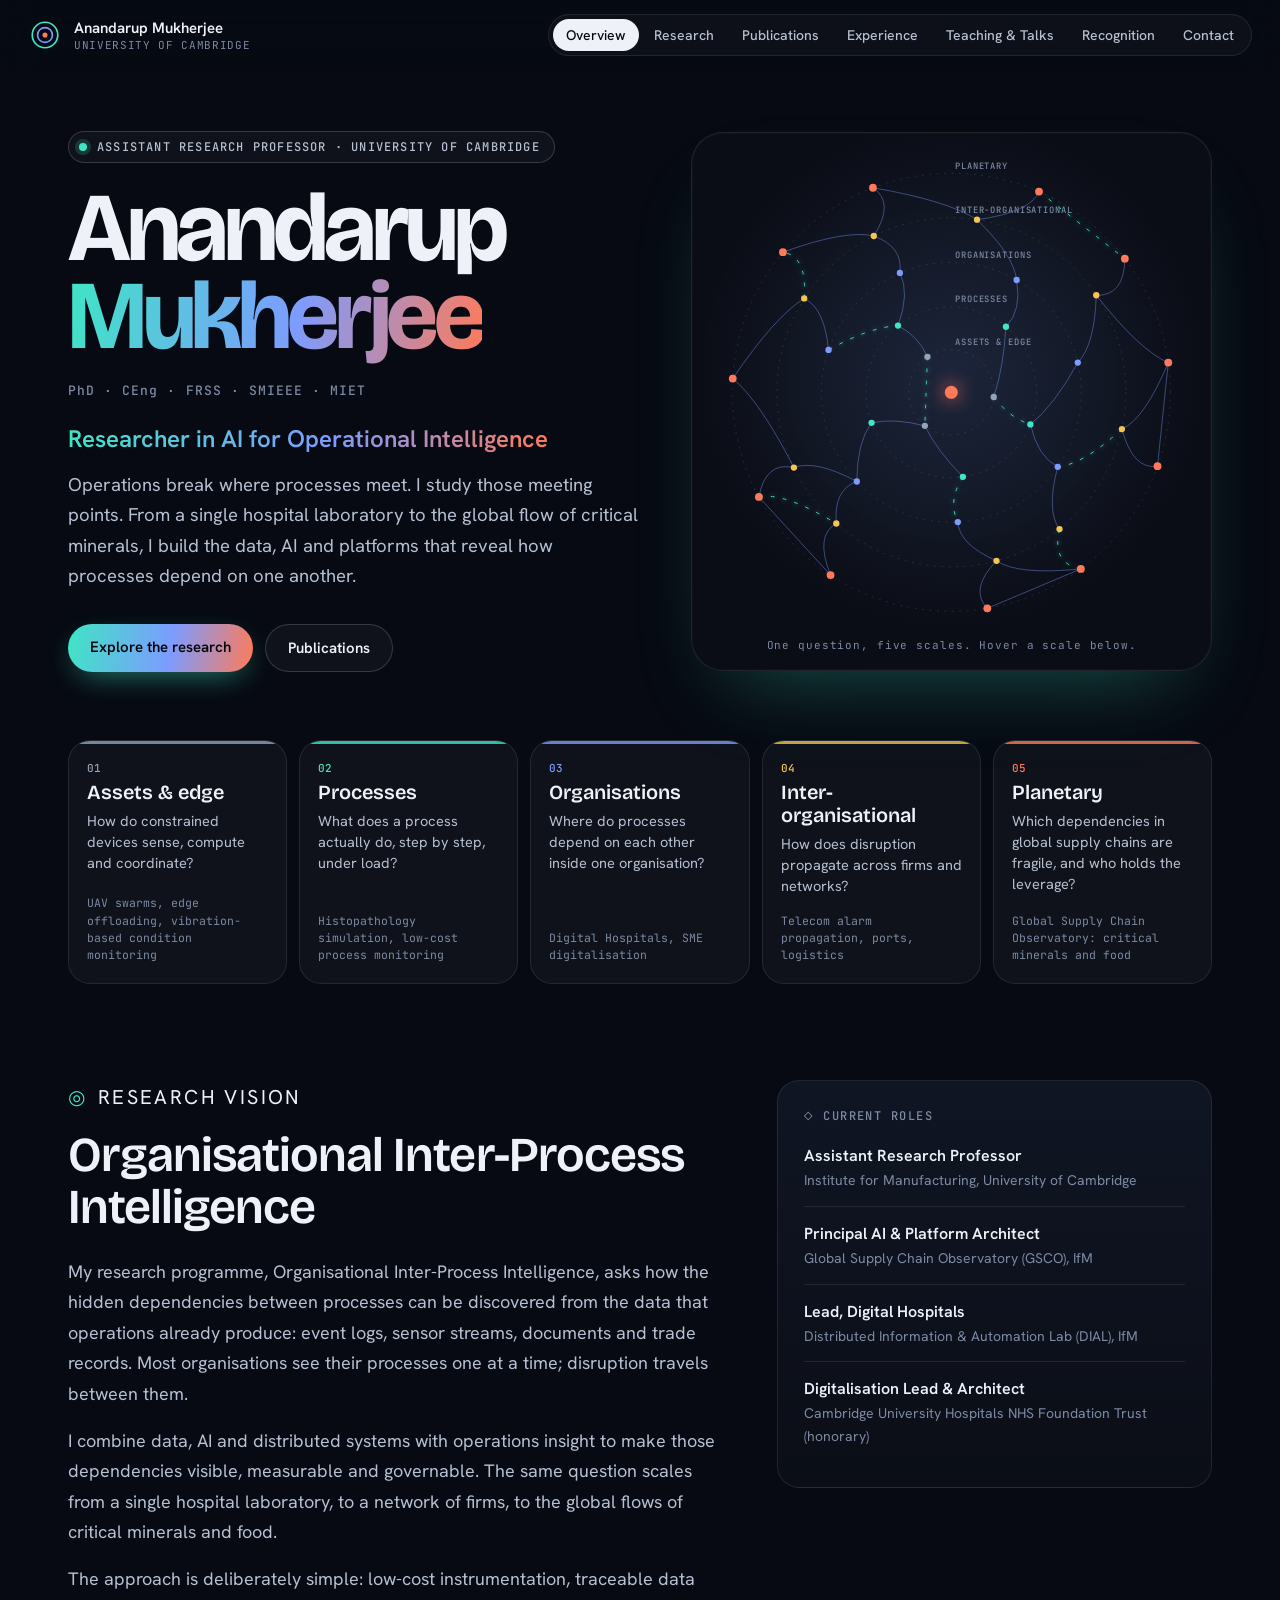
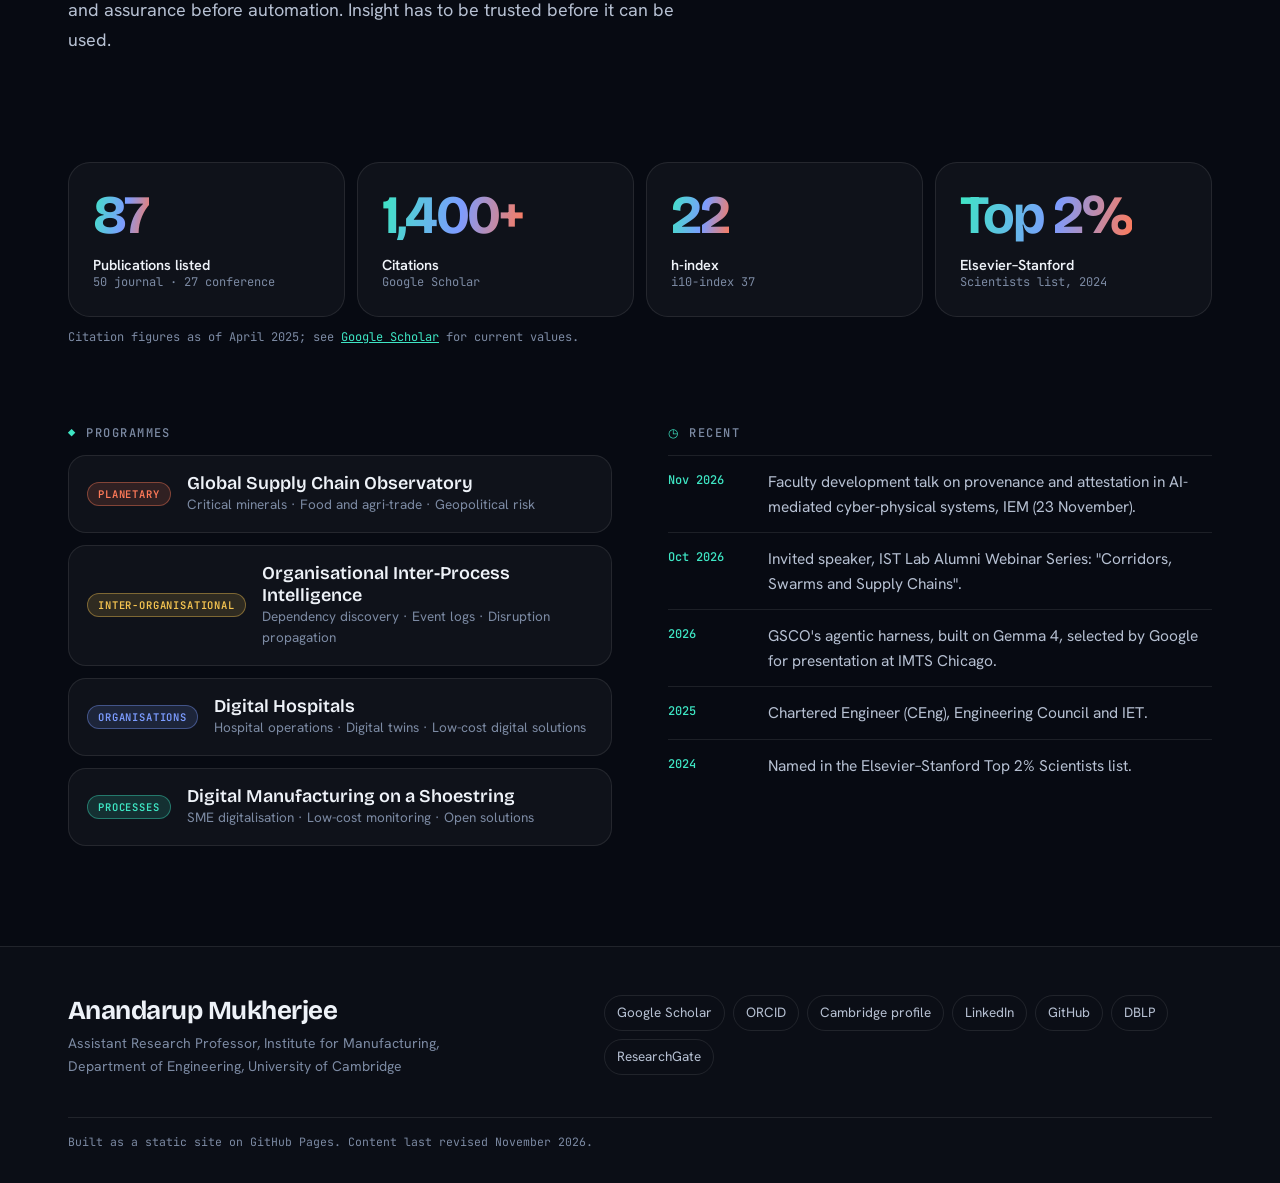
<file: index.html>
<!DOCTYPE html>
<html lang="en-GB">
<head>
<meta charset="utf-8">
<meta name="theme-color" content="#070a12">
<meta name="viewport" content="width=device-width, initial-scale=1">
<title>Anandarup Mukherjee · AI for Operational Intelligence · University of Cambridge</title>
<meta name="description" content="Anandarup Mukherjee, Assistant Research Professor at the Institute for Manufacturing, University of Cambridge. Research in AI for operational intelligence: discovering hidden dependencies between processes, from hospitals to global supply chains.">
<meta property="og:title" content="Anandarup Mukherjee · University of Cambridge">
<meta property="og:description" content="Researcher in AI for Operational Intelligence. Organisational Inter-Process Intelligence, Digital Hospitals, Global Supply Chain Observatory.">
<link rel="preconnect" href="https://fonts.googleapis.com">
<link rel="preconnect" href="https://fonts.gstatic.com" crossorigin>
<link href="https://fonts.googleapis.com/css2?family=Bricolage+Grotesque:opsz,wght@12..96,300..800&family=Hanken+Grotesk:wght@400;500;600;700&family=JetBrains+Mono:wght@400;500&display=swap" rel="stylesheet">
<link rel="stylesheet" href="assets/site.css">
<link rel="icon" href="data:image/svg+xml,%3Csvg xmlns='http://www.w3.org/2000/svg' viewBox='0 0 32 32'%3E%3Crect width='32' height='32' rx='6' fill='%23070a12'/%3E%3Ccircle cx='16' cy='16' r='9' fill='none' stroke='%233ee6c4' stroke-width='2'/%3E%3Ccircle cx='16' cy='16' r='3' fill='%23ff7a59'/%3E%3C/svg%3E">
</head>
<body>
<div class="aurora" aria-hidden="true"><i></i><i></i><i></i></div>
<a class="skip" href="#main">Skip to content</a>

<header class="topbar" id="topbar">
  <a class="brand" href="#home" aria-label="Home">
    <span class="mark" aria-hidden="true"><svg viewBox="0 0 32 32"><circle cx="16" cy="16" r="12"/><circle cx="16" cy="16" r="7"/><circle cx="16" cy="16" r="2.4" class="dot"/></svg></span>
    <span class="brand-text"><b>Anandarup Mukherjee</b><small>University of Cambridge</small></span>
  </a>
  <button class="menu-btn" id="menuBtn" aria-expanded="false" aria-controls="nav">Menu</button>
  <nav id="nav" aria-label="Sections"></nav>
</header>

<main id="main"></main>

<footer class="footer">
  <div class="wrap footer-grid">
    <div>
      <p class="f-name">Anandarup Mukherjee</p>
      <p class="f-sub" id="fAff"></p>
    </div>
    <div class="f-links" id="fLinks"></div>
    <p class="f-small">Built as a static site on GitHub Pages. Content last revised November 2026.</p>
  </div>
</footer>

<script src="assets/content.js"></script>
<script src="assets/publications.js"></script>
<script src="assets/app.js"></script>
</body>
</html>
</file>
<file: assets/site.css>
/* Operational Intelligence · night mode with signal colours. */
:root{
  --bg:#070a12; --bg-2:#0c1120; --bg-3:#121a2e;
  --card:rgba(255,255,255,.035); --card-h:rgba(255,255,255,.06);
  --line:rgba(255,255,255,.09); --line-2:rgba(255,255,255,.16);
  --ink:#eef2f8; --ink-2:#b6c0d2; --muted:#7c8aa3;
  --mint:#3ee6c4; --blue:#7c9cff; --coral:#ff7a59; --sun:#f5c451;
  --grad:linear-gradient(100deg,var(--mint) 0%,var(--blue) 55%,var(--coral) 100%);
  --s-asset:#94a3b8; --s-process:#3ee6c4; --s-org:#7c9cff; --s-inter:#f5c451; --s-planet:#ff7a59;
  --display:"Bricolage Grotesque", system-ui, sans-serif; --sans:"Hanken Grotesk", system-ui, sans-serif; --mono:"JetBrains Mono", ui-monospace, monospace;
  --w:1200px; --r:22px;
}
*{box-sizing:border-box}
html{scroll-behavior:smooth;-webkit-text-size-adjust:100%;background:var(--bg)}
body{margin:0;background:var(--bg);color:var(--ink);font:400 17px/1.62 var(--sans);position:relative;overflow-x:hidden}
body::before{content:"";position:fixed;inset:0;z-index:-1;pointer-events:none;
  background-image:linear-gradient(var(--line) 1px,transparent 1px),linear-gradient(90deg,var(--line) 1px,transparent 1px);
  background-size:64px 64px;mask-image:radial-gradient(ellipse 80% 60% at 50% 0%,#000 30%,transparent 80%);-webkit-mask-image:radial-gradient(ellipse 80% 60% at 50% 0%,#000 30%,transparent 80%);opacity:.5}
.aurora{position:fixed;inset:0;z-index:-2;pointer-events:none;overflow:hidden}
.aurora i{position:absolute;border-radius:50%;filter:blur(90px);opacity:.33;animation:drift 22s ease-in-out infinite alternate}
.aurora i:nth-child(1){width:46vw;height:46vw;left:-12vw;top:-14vw;background:var(--mint)}
.aurora i:nth-child(2){width:40vw;height:40vw;right:-10vw;top:-6vw;background:var(--blue);animation-delay:-7s}
.aurora i:nth-child(3){width:34vw;height:34vw;left:35vw;top:30vh;background:var(--coral);opacity:.16;animation-delay:-13s}
@keyframes drift{to{transform:translate(6vw,4vh) scale(1.12)}}
a{color:inherit}
::selection{background:var(--mint);color:var(--bg)}
.skip{position:absolute;left:-999px}.skip:focus{left:12px;top:12px;z-index:99;background:var(--mint);color:var(--bg);padding:8px 12px}
.wrap{max-width:var(--w);margin:0 auto;padding:0 28px}
em{font-style:normal;background:var(--grad);-webkit-background-clip:text;background-clip:text;color:transparent}

/* top bar */
.topbar{position:sticky;top:0;z-index:20;display:flex;align-items:center;gap:24px;padding:14px 28px;
  background:rgba(7,10,18,.6);backdrop-filter:blur(16px) saturate(1.4);-webkit-backdrop-filter:blur(16px) saturate(1.4);border-bottom:1px solid transparent;transition:border-color .2s}
.topbar.scrolled{border-bottom-color:var(--line)}
.brand{display:flex;align-items:center;gap:12px;text-decoration:none;margin-right:auto}
.mark svg{width:34px;height:34px;display:block}
.mark circle{fill:none;stroke:var(--mint);stroke-width:1.6}.mark circle:nth-child(2){stroke:var(--blue)}.mark .dot{fill:var(--coral);stroke:none}
.brand-text{display:flex;flex-direction:column;line-height:1.15}
.brand-text b{font:600 15px var(--sans)}
.brand-text small{font:400 11px var(--mono);color:var(--muted);letter-spacing:.06em;text-transform:uppercase}
#nav{display:flex;gap:2px;padding:4px;border:1px solid var(--line);border-radius:999px;background:rgba(255,255,255,.03)}
#nav a{font:500 14px var(--sans);text-decoration:none;padding:7px 13px;border-radius:999px;color:var(--ink-2);transition:background .15s,color .15s}
#nav a .n{display:none}
#nav a:hover{color:var(--ink);background:var(--card-h)}
#nav a.on{background:var(--ink);color:var(--bg)}
.menu-btn{display:none;font:500 14px var(--sans);background:var(--card);border:1px solid var(--line-2);border-radius:999px;padding:7px 14px;color:var(--ink)}

/* type */
.kicker{font:500 12px var(--mono);letter-spacing:.12em;text-transform:uppercase;color:var(--muted);margin:0 0 14px;display:flex;gap:10px;align-items:center}
.kicker span{color:var(--mint)}
h1,h2,h3{font-family:var(--display);font-weight:600;letter-spacing:-.02em;margin:0}
.sub{font:500 12px var(--mono);letter-spacing:.14em;text-transform:uppercase;color:var(--mint);margin:44px 0 18px;padding-bottom:10px;border-bottom:1px solid var(--line)}

/* hero */
.hero{display:grid;grid-template-columns:1.05fr .95fr;gap:48px;align-items:center;padding-top:60px;padding-bottom:28px}
.eyebrow{display:inline-flex;align-items:center;gap:10px;font:500 12px var(--mono);letter-spacing:.1em;text-transform:uppercase;color:var(--ink-2);margin:0 0 22px;padding:7px 14px 7px 10px;border:1px solid var(--line-2);border-radius:999px;background:var(--card)}
.eyebrow::before{content:"";width:8px;height:8px;border-radius:50%;background:var(--mint);box-shadow:0 0 0 4px rgba(62,230,196,.18);animation:blink 2.4s ease-in-out infinite}
@keyframes blink{50%{box-shadow:0 0 0 8px rgba(62,230,196,0)}}
.name{font:700 clamp(56px,7.6vw,110px)/.9 var(--display);letter-spacing:-.045em}
.post{font:500 13px var(--mono);letter-spacing:.08em;color:var(--muted);margin:22px 0 0}
.headline{font:600 clamp(19px,2vw,24px)/1.3 var(--sans);margin:24px 0 0;display:inline-block;background:var(--grad);-webkit-background-clip:text;background-clip:text;color:transparent}
.hero-lead{font:400 18.5px/1.65 var(--sans);color:var(--ink-2);max-width:34em;margin:14px 0 0}
.cta{display:flex;gap:12px;flex-wrap:wrap;margin-top:32px}
.btn{font:600 15px var(--sans);text-decoration:none;padding:13px 22px;border-radius:999px;border:1px solid var(--line-2);background:var(--card);transition:transform .15s,box-shadow .2s,background .2s}
.btn:hover{transform:translateY(-2px);background:var(--card-h)}
.btn.solid{background:var(--grad);color:#05070d;border:0;box-shadow:0 10px 30px -10px rgba(62,230,196,.6)}
.btn.solid:hover{box-shadow:0 16px 40px -10px rgba(124,156,255,.7)}
.hero-fig{margin:0;position:relative;border-radius:32px;padding:18px;overflow:hidden;
  background:radial-gradient(circle at 50% 45%,rgba(124,156,255,.16),rgba(7,10,18,.2) 65%),rgba(255,255,255,.02);border:1px solid var(--line);
  box-shadow:0 0 0 1px rgba(255,255,255,.02) inset,0 40px 80px -40px rgba(62,230,196,.35)}
.hero-fig figcaption{font:400 11px var(--mono);letter-spacing:.08em;color:var(--muted);text-align:center;margin-top:4px}
.scales-fig{width:100%;height:auto;display:block}
.scales-fig .ring{fill:none;stroke:rgba(255,255,255,.12);stroke-width:1;stroke-dasharray:2 6;transition:stroke .25s}
.scales-fig .edge{fill:none;stroke:rgba(124,156,255,.45);stroke-width:1;transition:opacity .25s,stroke .25s}
.scales-fig .edge.live{stroke:var(--mint);stroke-dasharray:4 9;animation:flow 3.2s linear infinite;animation-delay:var(--d);filter:drop-shadow(0 0 3px var(--mint))}
.scales-fig .node{fill:#dfe6f3;transition:fill .25s}
.scales-fig .node[data-ring="0"]{fill:var(--s-asset)}.scales-fig .node[data-ring="1"]{fill:var(--s-process)}.scales-fig .node[data-ring="2"]{fill:var(--s-org)}.scales-fig .node[data-ring="3"]{fill:var(--s-inter)}.scales-fig .node[data-ring="4"]{fill:var(--s-planet)}
.scales-fig .core{fill:var(--coral);animation:pulse 3s ease-in-out infinite;transform-origin:260px 260px;filter:drop-shadow(0 0 10px var(--coral))}
.scales-fig .rlabel{font:500 9.5px var(--mono);letter-spacing:.1em;text-transform:uppercase;fill:var(--muted);transition:fill .25s}
.scales-fig.focus .edge,.scales-fig.focus .node{opacity:.15}
.scales-fig .hot{opacity:1 !important}
.scales-fig .ring.hot{stroke:var(--mint);stroke-dasharray:none;stroke-width:1.6;filter:drop-shadow(0 0 4px var(--mint))}
.scales-fig .node.hot{fill:#fff}
.scales-fig .edge.hot{stroke:var(--mint)}
.scales-fig .rlabel.hot{fill:var(--mint)}
@keyframes flow{to{stroke-dashoffset:-26}}
@keyframes pulse{50%{transform:scale(1.6);opacity:.6}}

/* ladder */
.ladder{display:grid;grid-template-columns:repeat(5,1fr);gap:12px;margin-top:40px}
.rung{--c:var(--mint);display:flex;flex-direction:column;gap:6px;padding:20px 18px 20px;text-decoration:none;border:1px solid var(--line);border-radius:var(--r);background:var(--card);transition:transform .25s,border-color .25s,background .25s,box-shadow .25s;position:relative;overflow:hidden}
.rung:nth-child(1){--c:var(--s-asset)}.rung:nth-child(2){--c:var(--s-process)}.rung:nth-child(3){--c:var(--s-org)}.rung:nth-child(4){--c:var(--s-inter)}.rung:nth-child(5){--c:var(--s-planet)}
.rung::before{content:"";position:absolute;left:0;right:0;top:0;height:3px;background:var(--c);opacity:.8}
.rung:hover,.rung.hot{transform:translateY(-4px);border-color:var(--c);background:var(--card-h);box-shadow:0 20px 40px -24px var(--c)}
.rung-n{font:500 11px var(--mono);color:var(--c)}
.rung-l{font:600 20px/1.15 var(--display)}
.rung-q{font-size:14.5px;line-height:1.45;color:var(--ink-2)}
.rung-w{font:400 11.5px/1.5 var(--mono);color:var(--muted);margin-top:auto;padding-top:10px}

/* vision band */
.band{display:grid;grid-template-columns:1.5fr 1fr;gap:56px;padding-top:96px;padding-bottom:20px}
.vision h2{font-size:clamp(34px,3.8vw,50px);line-height:1.05;margin-bottom:24px}
.vision p{font:400 18px/1.7 var(--sans);color:var(--ink-2);margin:0 0 16px;max-width:38em}
.vision p:first-of-type{font-size:20px;color:var(--ink)}
.roles{background:linear-gradient(180deg,rgba(124,156,255,.08),rgba(255,255,255,.02));border:1px solid var(--line);border-radius:var(--r);padding:26px;align-self:start}
.roles ul{list-style:none;margin:0;padding:0}
.roles li{padding:14px 0;border-top:1px solid var(--line);display:flex;flex-direction:column}
.roles li:first-child{border-top:0;padding-top:4px}
.roles b{font-weight:600;font-size:16px}
.roles span{font-size:14px;color:var(--muted)}

/* metrics */
.metrics{display:grid;grid-template-columns:repeat(4,1fr);gap:12px;margin-top:70px}
.metric{padding:26px 24px;border:1px solid var(--line);border-radius:var(--r);background:var(--card);display:flex;flex-direction:column}
.mv{font:700 54px/1 var(--display);letter-spacing:-.04em;background:var(--grad);-webkit-background-clip:text;background-clip:text;color:transparent;width:fit-content}
.ml{font:600 14.5px var(--sans);margin-top:12px}
.mn{font:400 12px var(--mono);color:var(--muted)}
.asof{grid-column:1/-1;margin:0;font:400 12px var(--mono);color:var(--muted)}
.asof a{color:var(--mint)}

/* two-up */
.two{display:grid;grid-template-columns:1fr 1fr;gap:56px;padding-top:80px;padding-bottom:100px}
.mini-progs{display:grid;gap:12px}
.mini{display:grid;grid-template-columns:auto 1fr;grid-template-rows:auto auto;column-gap:16px;padding:16px 18px;background:var(--card);border:1px solid var(--line);border-radius:18px;text-decoration:none;transition:border-color .2s,transform .2s,background .2s}
.mini:hover{border-color:var(--line-2);background:var(--card-h);transform:translateX(4px)}
.mini .sc{grid-row:1/3;align-self:center}
.mini b{font:600 18px var(--display)}
.mini span:last-child{font-size:13.5px;color:var(--muted)}
.news{list-style:none;margin:0;padding:0}
.news li{display:grid;grid-template-columns:86px 1fr;gap:14px;padding:13px 0;border-top:1px solid var(--line);font-size:15.5px;color:var(--ink-2)}
.news time{font:500 12px/1.9 var(--mono);color:var(--mint)}

/* scale tags */
.sc{display:inline-block;font:600 10.5px var(--mono);letter-spacing:.08em;text-transform:uppercase;padding:4px 10px;border-radius:999px;white-space:nowrap;color:var(--c);background:color-mix(in srgb,var(--c) 14%,transparent);border:1px solid color-mix(in srgb,var(--c) 40%,transparent)}
.sc-asset{--c:var(--s-asset)}.sc-process{--c:var(--s-process)}.sc-org{--c:var(--s-org)}.sc-inter{--c:var(--s-inter)}.sc-planet{--c:var(--s-planet)}
.sw{display:inline-block;width:9px;height:9px;border-radius:50%;margin-right:8px;padding:0 !important;background:var(--c) !important;border:0 !important;box-shadow:0 0 8px var(--c)}

/* section heads */
.sec-head{padding:70px 0 34px;border-bottom:1px solid var(--line);margin-bottom:32px}
.sec-head .kicker span{background:var(--grad);-webkit-background-clip:text;background-clip:text;color:transparent}
.sec-head h1{font:700 clamp(42px,5.8vw,80px)/.98 var(--display);letter-spacing:-.04em}
.lede{font:400 18.5px/1.65 var(--sans);color:var(--ink-2);max-width:42em;margin:22px 0 0}

/* chips */
.chips{display:flex;flex-wrap:wrap;gap:8px;margin:0 0 28px}
.chip{font:500 13.5px var(--sans);background:var(--card);border:1px solid var(--line);color:var(--ink-2);padding:8px 15px;border-radius:999px;cursor:pointer;display:inline-flex;align-items:center;transition:all .15s}
.chip:hover{border-color:var(--line-2);color:var(--ink)}
.chip.on{background:var(--ink);color:var(--bg);border-color:var(--ink)}
.chip .ct{font:400 11px var(--mono);font-style:normal;opacity:.6;margin-left:7px}

/* programmes */
.progs{display:grid;gap:14px;padding-bottom:100px}
.prog{display:grid;grid-template-columns:180px 1fr;gap:32px;padding:32px;border:1px solid var(--line);border-radius:26px;background:var(--card);scroll-margin-top:90px;transition:border-color .25s,background .25s}
.prog:hover{border-color:var(--line-2);background:var(--card-h)}
.prog.flash{animation:flash 1.8s ease}
@keyframes flash{30%{border-color:var(--mint);box-shadow:0 0 0 4px rgba(62,230,196,.15)}}
.prog-side{display:flex;flex-direction:column;gap:10px;align-items:flex-start}
.status{font:400 12px var(--mono);color:var(--muted)}
.prog h2{font-size:clamp(26px,2.8vw,36px);line-height:1.1}
.prog .tag{font:500 12.5px var(--mono);color:var(--mint);margin:10px 0 14px}
.prog p{max-width:46em;margin:0 0 14px;color:var(--ink-2)}
.prog dl{display:grid;gap:6px;margin:18px 0 0;font-size:14.5px;padding-top:16px;border-top:1px solid var(--line)}
.prog dl div{display:grid;grid-template-columns:70px 1fr;gap:12px}
.prog dt{font:500 11px/2 var(--mono);text-transform:uppercase;letter-spacing:.1em;color:var(--muted)}
.prog dd{margin:0}
.more{display:inline-flex;margin-top:18px;font-weight:600;font-size:14px;text-decoration:none;padding:8px 14px;border-radius:999px;border:1px solid var(--line-2);transition:all .2s}
.more:hover{background:var(--ink);color:var(--bg)}

/* publications */
.pub-tools input{width:100%;font:400 17px var(--sans);padding:15px 20px;border:1px solid var(--line-2);border-radius:16px;background:var(--card);color:var(--ink);margin-bottom:16px}
.pub-tools input::placeholder{color:var(--muted)}
.pub-tools input:focus{outline:none;border-color:var(--mint);box-shadow:0 0 0 4px rgba(62,230,196,.15)}
#publist{padding-bottom:100px}
.ygroup{display:grid;grid-template-columns:120px 1fr;gap:24px;border-top:1px solid var(--line);padding-top:20px;margin-top:6px}
.year{font:700 44px/1 var(--display);letter-spacing:-.04em;position:sticky;top:84px;align-self:start;background:var(--grad);-webkit-background-clip:text;background-clip:text;color:transparent;width:fit-content}
.pubs{list-style:none;margin:0;padding:0}
.pub{display:grid;grid-template-columns:48px 1fr;gap:12px;padding:12px 14px;margin:0 -14px 6px;border-radius:14px;transition:background .2s}
.pub:hover{background:var(--card)}
.pid{font:500 11.5px/2.2 var(--mono);color:var(--muted)}
.pt{font:600 18px/1.35 var(--display);letter-spacing:-.01em;margin:0}
.pt a{text-decoration:none;background:linear-gradient(var(--mint),var(--mint)) 0 100%/0 1.5px no-repeat;transition:background-size .25s,color .2s}
.pt a:hover{background-size:100% 1.5px;color:var(--mint)}
.pa{font-size:14px;color:var(--ink-2);margin:4px 0 0}
.pa b{font-weight:700;color:var(--ink)}
.pv{font:400 12.5px var(--mono);color:var(--muted);margin:3px 0 0}
.badge{display:inline-block;font:600 11px var(--sans);background:rgba(255,122,89,.14);color:var(--coral);border:1px solid rgba(255,122,89,.35);padding:2px 8px;border-radius:999px;margin-left:6px}
.empty{color:var(--muted)}

/* timeline */
.cols{display:grid;grid-template-columns:1fr 1fr;gap:56px;padding-bottom:100px}
.cols .sub:first-child{margin-top:0}
.tl{list-style:none;margin:0;padding:0;border-left:1px solid var(--line-2)}
.tl li{position:relative;padding:0 0 28px 26px}
.tl li::before{content:"";position:absolute;left:-6px;top:6px;width:11px;height:11px;border-radius:50%;background:var(--bg);border:2px solid var(--blue)}
.tl li:first-child::before{background:var(--mint);border-color:var(--mint);box-shadow:0 0 12px var(--mint)}
.tl time{font:500 12px var(--mono);color:var(--mint)}
.tl h3{font-size:21px;line-height:1.2;margin:4px 0 2px}
.tl .org{font-weight:600;font-size:14.5px;color:var(--ink-2);margin:0 0 6px}
.tl p{margin:0;font-size:15.5px;color:var(--ink-2)}
.plain{list-style:none;padding:0;margin:0}
.plain li{padding:11px 0;border-top:1px solid var(--line);font-size:15.5px;color:var(--ink-2)}
.plain b{font:600 12px var(--mono);display:inline-block;width:64px;color:var(--coral)}

/* teaching */
.cards{display:grid;grid-template-columns:repeat(3,1fr);gap:14px}
.card{background:var(--card);border:1px solid var(--line);border-radius:var(--r);padding:24px;transition:border-color .2s,transform .2s}
.cards .card:hover{border-color:var(--line-2);transform:translateY(-3px)}
.card h3{font-size:20px;line-height:1.2;margin-bottom:8px}
.card p{margin:0;font-size:15px;color:var(--ink-2)}
.talks{list-style:none;margin:0 0 100px;padding:0}
.talks li{display:grid;grid-template-columns:90px 1fr auto;gap:18px;align-items:baseline;padding:16px 0;border-top:1px solid var(--line)}
.talks time{font:500 12px var(--mono);color:var(--mint)}
.tt{font:600 18.5px/1.3 var(--display);margin:0}
.tv{font-size:14px;color:var(--muted);margin:2px 0 0}
.kind{font:600 10.5px var(--mono);text-transform:uppercase;letter-spacing:.1em;padding:4px 10px;border-radius:999px;color:var(--blue);background:rgba(124,156,255,.12);border:1px solid rgba(124,156,255,.35)}

/* recognition */
.service{list-style:none;margin:0;padding:0}
.service li{display:flex;flex-direction:column;padding:16px 0;border-top:1px solid var(--line)}
.service span{font:500 11.5px var(--mono);text-transform:uppercase;letter-spacing:.1em;color:var(--mint)}
.service b{font:600 18.5px/1.35 var(--display)}
.awards{list-style:none;margin:0;padding:0}
.awards li{display:grid;grid-template-columns:76px 1fr;gap:14px;padding:11px 0;border-top:1px solid var(--line);font-size:15.5px;color:var(--ink-2)}
.awards time{font:500 12px/1.9 var(--mono);color:var(--coral)}

/* contact */
.card.big{padding:32px;background:linear-gradient(135deg,rgba(62,230,196,.1),rgba(124,156,255,.08) 60%,rgba(255,122,89,.08))}
.mail{font:700 clamp(24px,3vw,36px) var(--display);letter-spacing:-.02em;margin:0 0 14px;word-break:break-all}
.mail a{text-decoration:none;background:var(--grad);-webkit-background-clip:text;background-clip:text;color:transparent}
.linklist{list-style:none;margin:0;padding:0;columns:2}
.linklist li{padding:10px 0;border-top:1px solid var(--line);break-inside:avoid}
.linklist a{text-decoration:none;font-weight:600}
.linklist a::after{content:" ↗";color:var(--mint)}
.linklist a:hover{color:var(--mint)}

/* footer */
.footer{border-top:1px solid var(--line);background:rgba(255,255,255,.015);padding:48px 0 34px}
.footer-grid{display:grid;grid-template-columns:1fr 1.2fr;gap:30px}
.f-name{font:700 26px var(--display);letter-spacing:-.02em;margin:0}
.f-sub{font-size:14px;margin:6px 0 0;color:var(--muted);max-width:30em}
.f-links{display:flex;flex-wrap:wrap;gap:8px;align-content:flex-start}
.f-links a{font-size:13.5px;text-decoration:none;color:var(--ink-2);padding:6px 12px;border:1px solid var(--line);border-radius:999px;transition:all .2s}
.f-links a:hover{color:var(--bg);background:var(--mint);border-color:var(--mint)}
.f-small{grid-column:1/-1;font:400 11.5px var(--mono);color:var(--muted);margin:10px 0 0;border-top:1px solid var(--line);padding-top:16px}

/* motion */
.reveal{opacity:0;transform:translateY(16px);animation:rise .9s cubic-bezier(.2,.7,.2,1) forwards}
.d2{animation-delay:.15s}.d3{animation-delay:.3s}
@keyframes rise{to{opacity:1;transform:none}}
@media (prefers-reduced-motion:reduce){*{animation:none !important;transition:none !important}.reveal{opacity:1;transform:none}}

/* responsive */
@media (max-width:1080px){
  .menu-btn{display:block}
  #nav{position:fixed;inset:64px 0 auto 0;flex-direction:column;background:rgba(7,10,18,.97);padding:12px 20px 22px;border:0;border-bottom:1px solid var(--line);border-radius:0;display:none}
  body.nav-open #nav{display:flex}
  #nav a{font:600 26px var(--display);border-radius:12px;padding:10px 12px}
  #nav a .n{display:inline-block;font:400 12px var(--mono);color:var(--mint);width:34px}
  #nav a.on{background:transparent;color:var(--mint)}
}
@media (max-width:900px){
  .hero,.band,.two,.cols{grid-template-columns:1fr;gap:36px}
  .hero{padding-top:30px}
  .hero-fig{max-width:480px}
  .ladder{grid-template-columns:1fr 1fr}
  .metrics{grid-template-columns:1fr 1fr}
  .prog{grid-template-columns:1fr;gap:12px;padding:24px}
  .prog-side{flex-direction:row;align-items:center}
  .cards{grid-template-columns:1fr 1fr}
  .ygroup{grid-template-columns:1fr;gap:6px}
  .year{position:static;font-size:32px}
  .footer-grid{grid-template-columns:1fr}
}
@media (max-width:560px){
  body{font-size:16px}
  .wrap,.topbar{padding-left:18px;padding-right:18px}
  .ladder,.cards{grid-template-columns:1fr}
  .talks li{grid-template-columns:1fr;gap:4px}
  .kind{justify-self:start}
  .news li,.awards li{grid-template-columns:1fr;gap:2px}
  .mv{font-size:42px}
  .linklist{columns:1}
  .aurora i{filter:blur(60px)}
}
</file>
